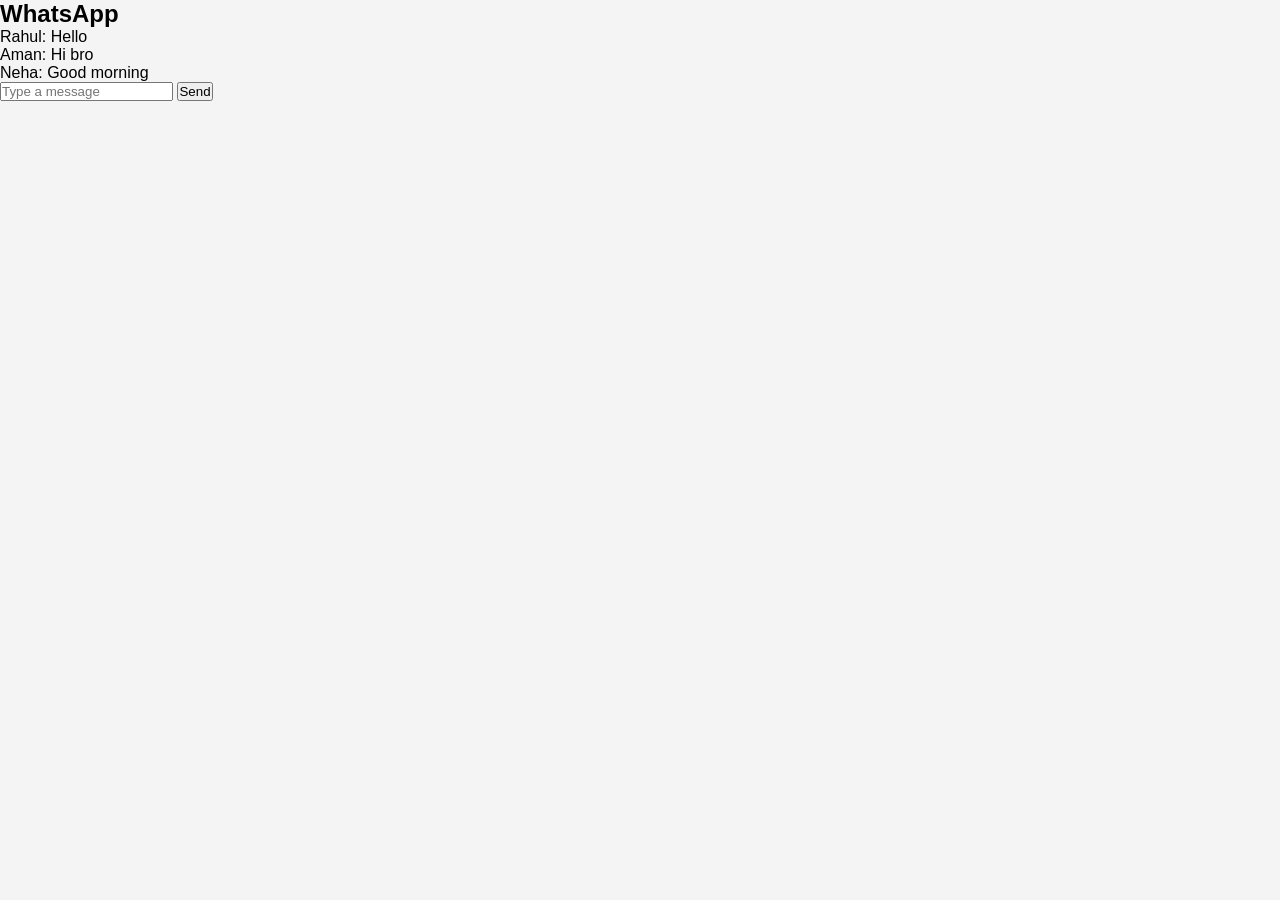
<file: Index.html>
<!DOCTYPE html>
<html>
<head>
  <title>WhatsApp UI</title>
  <link rel="stylesheet" href="style.css">
</head>
<body>

<div class="app">

  <div class="header">
    <h2>WhatsApp</h2>
  </div>

  <div class="chat-list">
    <div class="chat">Rahul: Hello</div>
    <div class="chat">Aman: Hi bro</div>
    <div class="chat">Neha: Good morning</div>
  </div>

  <div class="footer">
    <input type="text" placeholder="Type a message">
    <button>Send</button>
  </div>

</div>

</body>
</html>
</file>
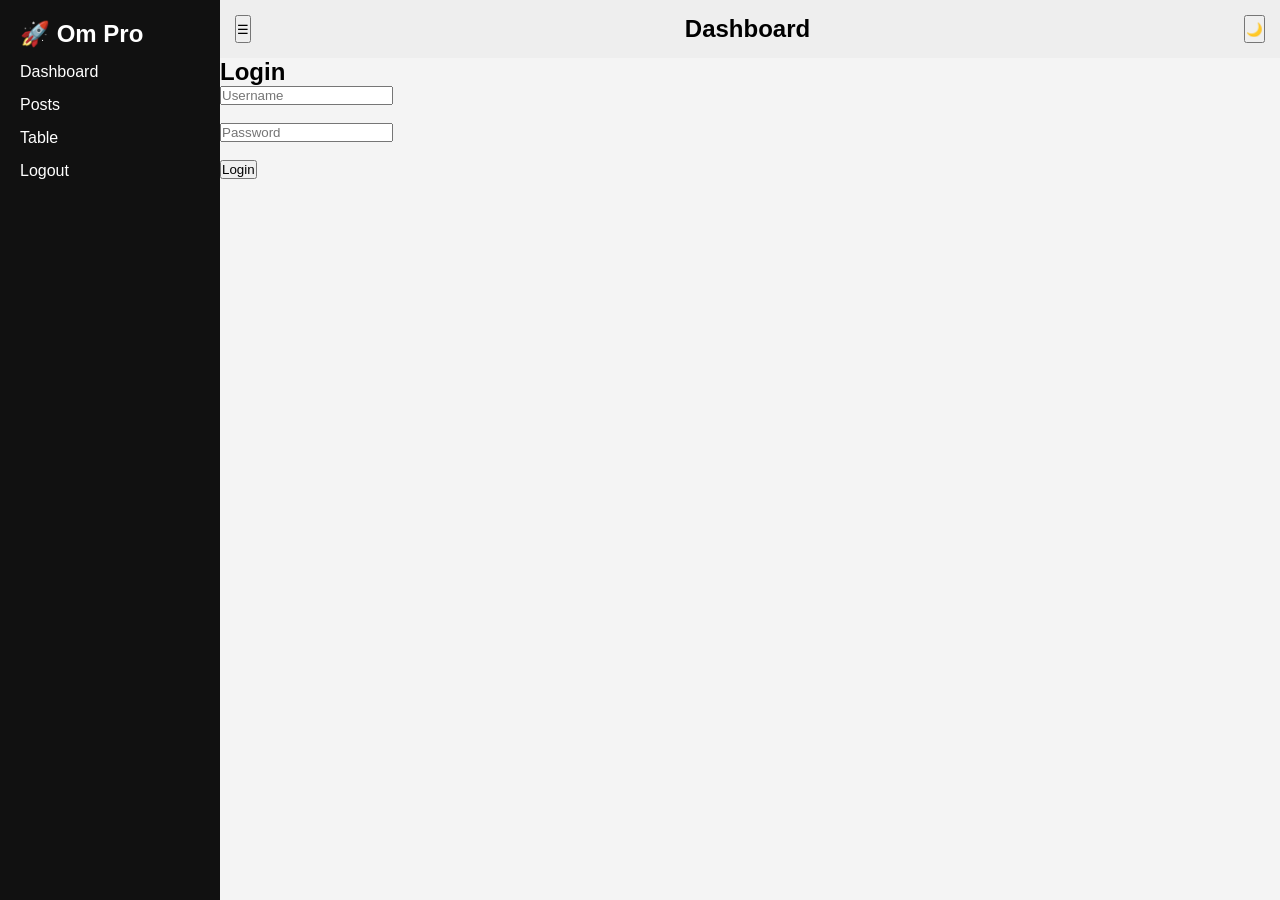
<file: index.html>
<!DOCTYPE html>
<html lang="en">
<head>
<meta charset="UTF-8">
<meta name="viewport" content="width=device-width, initial-scale=1.0">
<title>Om Pro </title>
  <meta name="google-site-verification" content="SIyi6jhs7rCPfWUsPHfxfEFWW_gHCr5W9z0pE-DpUOo" />
<link rel="stylesheet" href="style.css">
</head>
<body>

<!-- SIDEBAR -->
<aside id="sidebar">
  <h2>🚀 Om Pro</h2>
  <a onclick="showSection('dashboard')">Dashboard</a>
  <a onclick="showSection('posts')">Posts</a>
  <a onclick="showSection('table')">Table</a>
  <a onclick="logout()">Logout</a>
</aside>

<!-- MAIN -->
<div id="main">

<header>
  <button onclick="toggleMenu()">☰</button>
  <h2>Dashboard</h2>
  <button onclick="toggleDarkMode()">🌙</button>
</header>

<!-- LOGIN -->
<div id="loginBox" class="center">
  <h2>Login</h2>
  <input id="user" placeholder="Username"><br><br>
  <input id="pass" type="password" placeholder="Password"><br><br>
  <button onclick="login()">Login</button>
  <p id="msg"></p>
</div>

<!-- DASHBOARD -->
<section id="dashboard" class="section">
  <div class="cards">
    <div class="card">Users: 120</div>
    <div class="card">Posts: 80</div>
    <div class="card">Likes: 300</div>
  </div>
</section>

<!-- POSTS -->
<section id="posts" class="section">
  <textarea id="postText" placeholder="Write something..."></textarea>
  <input type="file" id="imageUpload"><br><br>
  <button onclick="addPost()">Post</button>
  <input id="search" placeholder="Search..." onkeyup="searchPosts()">
  <div id="postsContainer"></div>
</section>

<!-- TABLE -->
<section id="table" class="section">
  <input id="name" placeholder="Name">
  <button onclick="addRow()">Add</button>

  <table>
    <thead>
      <tr><th>Name</th><th>Action</th></tr>
    </thead>
    <tbody id="tableData"></tbody>
  </table>
</section>

</div>

<script src="script.js"></script>
</body>
</html>
</file>
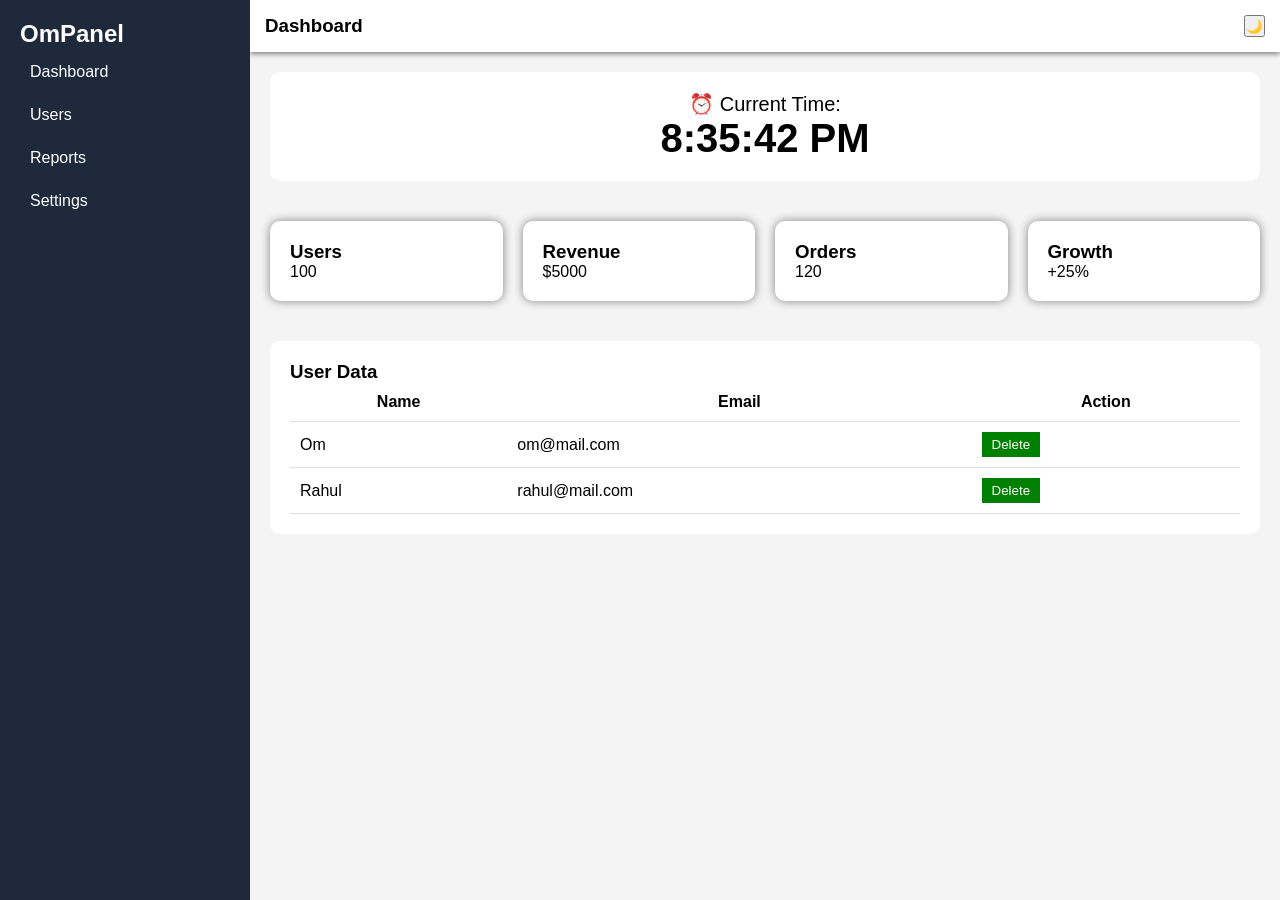
<file: page1.html>
<!DOCTYPE html>
<html>
<head>
  <title>Pro Dashboard</title>

  <style>
    * { margin:0; padding:0; box-sizing:border-box; font-family:Arial; }

    body { display:flex; background:#f4f4f4; }

    .sidebar {
      width:250px;
      height:100vh;
      background:#1e293b;
      color:white;
      padding:20px;
      position:fixed;
    }

    .sidebar a {
      display:block;
      padding:10px;
      color:white;
      text-decoration:none;
      margin:5px 0;
    }

    .sidebar a:hover {
      background:#334155;
      border-radius:5px;
    }

    .main {
      margin-left:250px;
      width:100%;
    }

    .header {
      background:white;
      padding:15px;
      display:flex;
      justify-content:space-between;
      box-shadow:0 2px 5px gray;
    }

    .cards {
      display:grid;
      grid-template-columns: repeat(auto-fit, minmax(200px,1fr));
      gap:20px;
      padding:20px;
    }

    .card {
      background:white;
      padding:20px;
      border-radius:10px;
      box-shadow:0 0 10px gray;
    }

    .table-box {
      margin:20px;
      background:white;
      padding:20px;
      border-radius:10px;
    }

    table {
      width:100%;
      border-collapse: collapse;
    }

    th, td {
      padding:10px;
      border-bottom:1px solid #ddd;
    }

    .btn {
      padding:5px 10px;
      border:none;
      background:green;
      color:white;
      cursor:pointer;
    }

    /* TIME BOX */
    .time-box {
      margin:20px;
      background:white;
      padding:20px;
      border-radius:10px;
      text-align:center;
      font-size:20px;
    }

  </style>
</head>

<body>

<!-- SIDEBAR -->
<div class="sidebar">
  <h2>OmPanel</h2>
  <a href="#">Dashboard</a>
  <a href="#">Users</a>
  <a href="#">Reports</a>
  <a href="#">Settings</a>
</div>

<!-- MAIN -->
<div class="main">

  <!-- HEADER -->
  <div class="header">
    <h3>Dashboard</h3>
    <button onclick="toggleDark()">🌙</button>
  </div>

  <!-- TIME -->
  <div class="time-box">
    ⏰ Current Time:
    <h1 id="time"></h1>
  </div>

  <!-- CARDS -->
  <div class="cards">
    <div class="card"><h3>Users</h3><p>100</p></div>
    <div class="card"><h3>Revenue</h3><p>$5000</p></div>
    <div class="card"><h3>Orders</h3><p>120</p></div>
    <div class="card"><h3>Growth</h3><p>+25%</p></div>
  </div>

  <!-- TABLE -->
  <div class="table-box">
    <h3>User Data</h3>

    <table>
      <tr>
        <th>Name</th>
        <th>Email</th>
        <th>Action</th>
      </tr>

      <tr>
        <td>Om</td>
        <td>om@mail.com</td>
        <td><button class="btn" onclick="deleteRow(this)">Delete</button></td>
      </tr>

      <tr>
        <td>Rahul</td>
        <td>rahul@mail.com</td>
        <td><button class="btn" onclick="deleteRow(this)">Delete</button></td>
      </tr>
    </table>

  </div>

</div>

<script>

// DELETE ROW
function deleteRow(btn) {
  btn.parentElement.parentElement.remove();
}

// DARK MODE
function toggleDark() {
  document.body.style.background =
    document.body.style.background === "black" ? "#f4f4f4" : "black";
}

// TIME
setInterval(()=>{
  document.getElementById("time").innerText =
    new Date().toLocaleTimeString();
},1000);

</script>

</body>
</html>
</file>
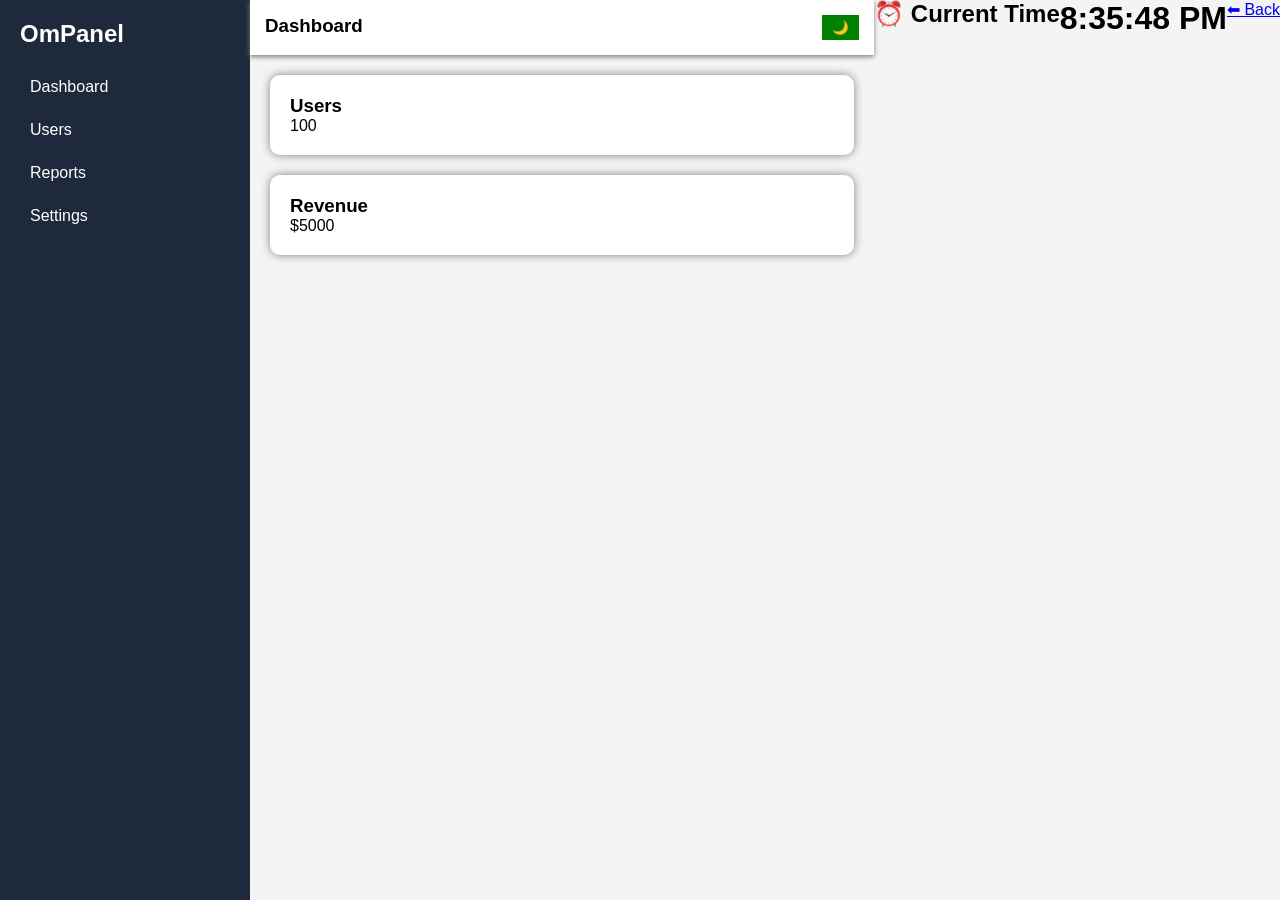
<file: page2.html>
<!DOCTYPE html>
<html>
<head>
  <title>SPA Dashboard</title>

  <style>
    * { margin:0; padding:0; box-sizing:border-box; font-family:Arial; }

    body { display:flex; background:#f4f4f4; }

    /* SIDEBAR */
    .sidebar {
      width:250px;
      height:100vh;
      background:#1e293b;
      color:white;
      padding:20px;
    }

    .sidebar h2 { margin-bottom:20px; }

    .sidebar a {
      display:block;
      padding:10px;
      color:white;
      text-decoration:none;
      margin:5px 0;
      cursor:pointer;
    }

    .sidebar a:hover {
      background:#334155;
      border-radius:5px;
    }

    /* MAIN */
    .main {
      flex:1;
    }

    /* HEADER */
    .header {
      background:white;
      padding:15px;
      display:flex;
      justify-content:space-between;
      box-shadow:0 2px 5px gray;
    }

    /* CONTENT */
    .content {
      padding:20px;
    }

    .card {
      background:white;
      padding:20px;
      border-radius:10px;
      box-shadow:0 0 10px gray;
      margin-bottom:20px;
    }

    table {
      width:100%;
      border-collapse:collapse;
    }

    th, td {
      padding:10px;
      border-bottom:1px solid #ddd;
    }

    button {
      padding:5px 10px;
      background:green;
      color:white;
      border:none;
      cursor:pointer;
    }

    @media(max-width:768px){
      .sidebar { display:none; }
    }

  </style>
</head>

<body>

<!-- SIDEBAR -->
<div class="sidebar">
  <h2>OmPanel</h2>
  <a onclick="loadPage('dashboard')">Dashboard</a>
  <a onclick="loadPage('users')">Users</a>
  <a onclick="loadPage('reports')">Reports</a>
  <a onclick="loadPage('settings')">Settings</a>
</div>

<!-- MAIN -->
<div class="main">

  <div class="header">
    <h3 id="title">Dashboard</h3>
    <button onclick="toggleDark()">🌙</button>
  </div>

  <div class="content" id="content">
    <!-- Dynamic content yaha load hoga -->
  </div>

</div>

<script>

// LOAD PAGE FUNCTION (SPA CORE)
function loadPage(page) {
  let content = document.getElementById("content");
  let title = document.getElementById("title");

  if (page === "dashboard") {
    title.innerText = "Dashboard";
    content.innerHTML = `
      <div class="card"><h3>Users</h3><p>100</p></div>
      <div class="card"><h3>Revenue</h3><p>$5000</p></div>
    `;
  }

  if (page === "users") {
    title.innerText = "Users";
    content.innerHTML = `
      <div class="card">
        <h3>User List</h3>
        <table>
          <tr><th>Name</th><th>Action</th></tr>
          <tr><td>Om</td><td><button onclick="deleteRow(this)">Delete</button></td></tr>
          <tr><td>Rahul</td><td><button onclick="deleteRow(this)">Delete</button></td></tr>
        </table>
      </div>
    `;
  }

  if (page === "reports") {
    title.innerText = "Reports";
    content.innerHTML = `
      <div class="card"><h3>Reports Section</h3><p>Analytics data here</p></div>
    `;
  }

  if (page === "settings") {
    title.innerText = "Settings";
    content.innerHTML = `
      <div class="card"><h3>Settings</h3><p>Profile, Security</p></div>
    `;
  }
}

// DELETE ROW
function deleteRow(btn) {
  btn.parentElement.parentElement.remove();
}

// DARK MODE
function toggleDark() {
  document.body.classList.toggle("dark");
}

// DEFAULT LOAD
loadPage("dashboard");

</script>




<h2>⏰ Current Time</h2>
<h1 id="time"></h1>
<a href="index.html">⬅ Back</a>

<script>
setInterval(()=>{
  document.getElementById("time").innerText = new Date().toLocaleTimeString();
},1000);
</script>


  
</body>
</html>
</file>
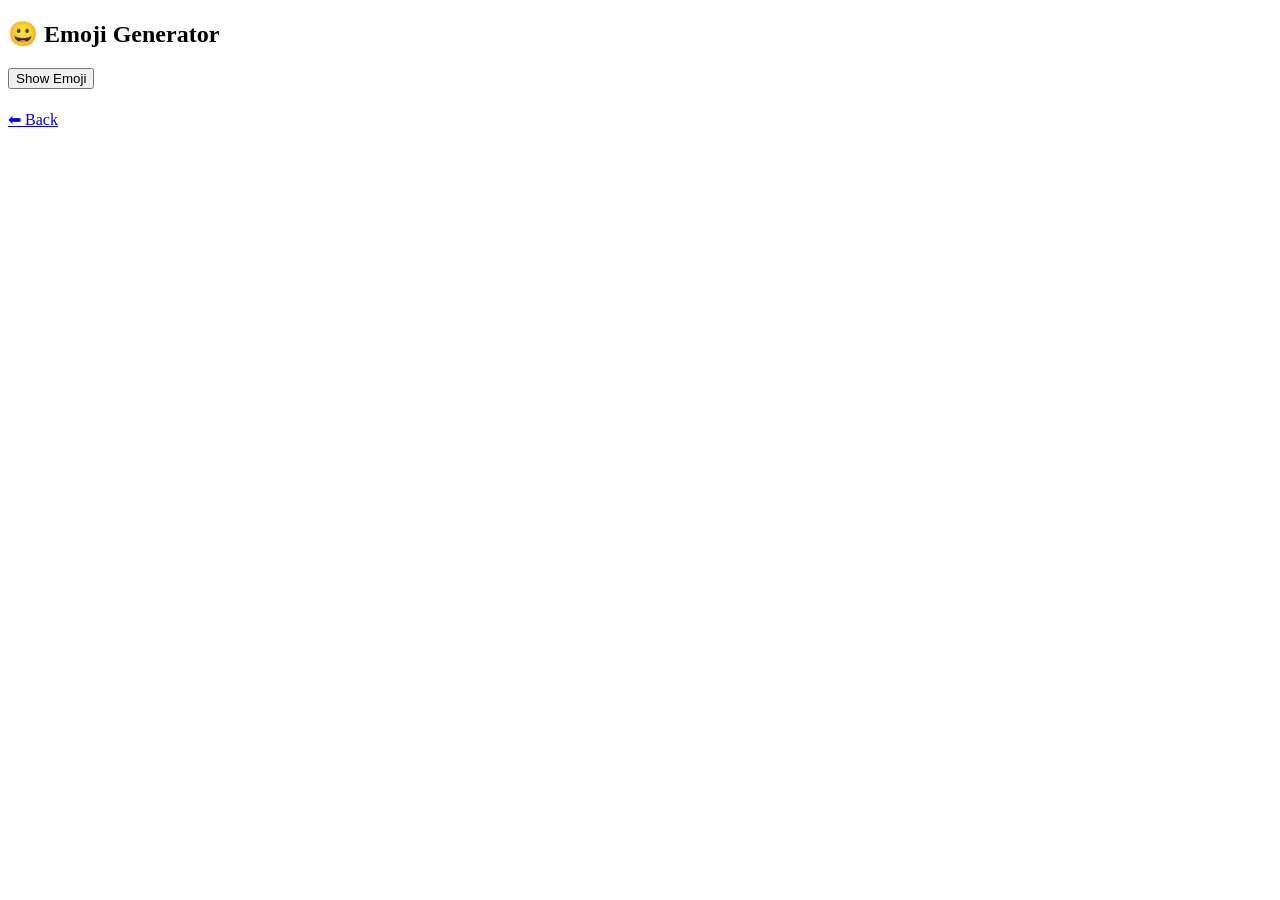
<file: page4.html>
<!DOCTYPE html>
<html>
<body>

<h2>😀 Emoji Generator</h2>

<button onclick="emoji()">Show Emoji</button>
<h1 id="e"></h1>

<a href="index.html">⬅ Back</a>

<script>
function emoji(){
  let arr=["😀","😂","😍","😎","🔥"];
  document.getElementById("e").innerText = arr[Math.floor(Math.random()*arr.length)];
}
</script>

</body>
</html>
</file>
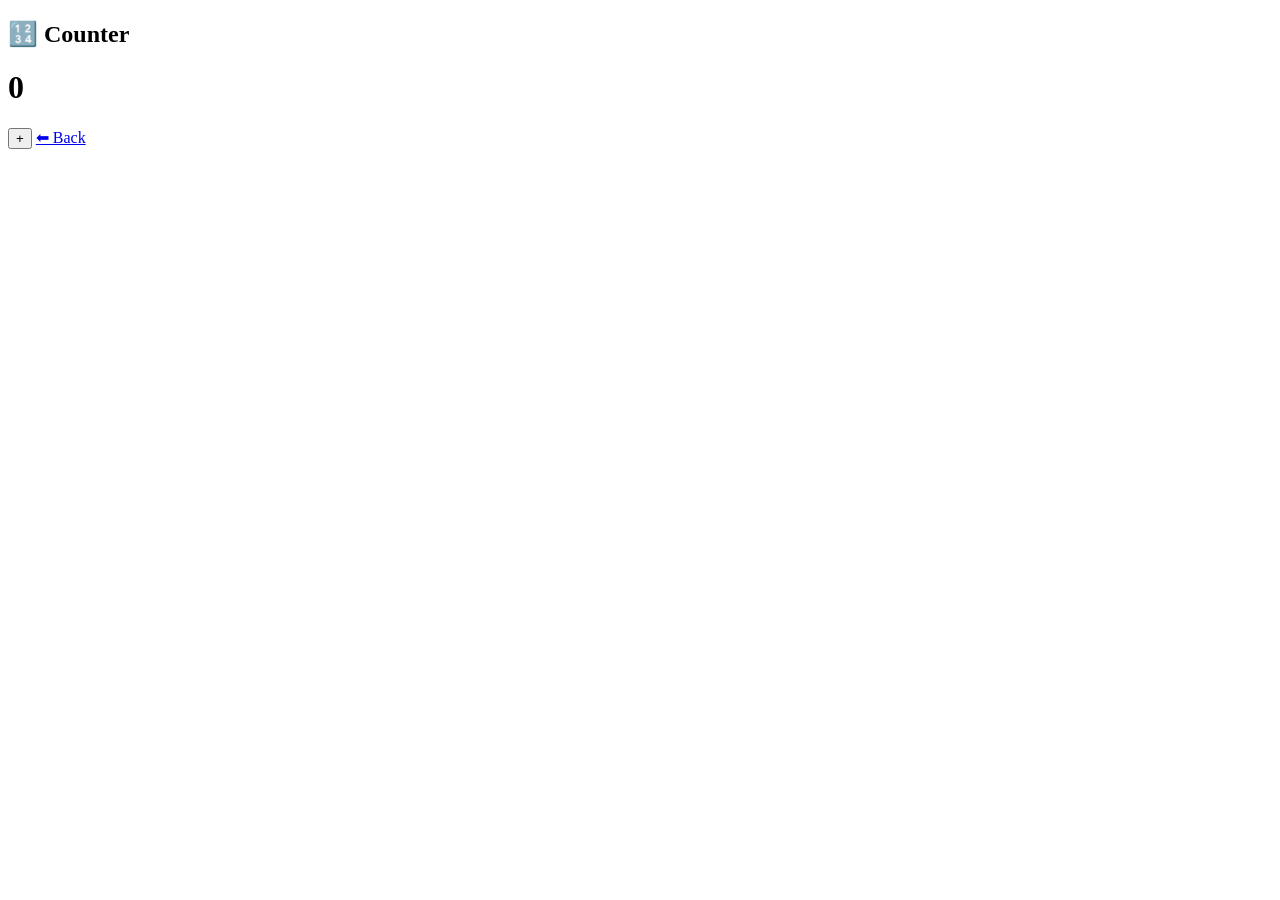
<file: page6.html>
<!DOCTYPE html>
<html>
<body>

<h2>🔢 Counter</h2>
<h1 id="c">0</h1>
<button onclick="inc()">+</button>

<a href="index.html">⬅ Back</a>

<script>
let i=0;
function inc(){
  i++;
  document.getElementById("c").innerText=i;
}
</script>

</body>
</html>
</file>
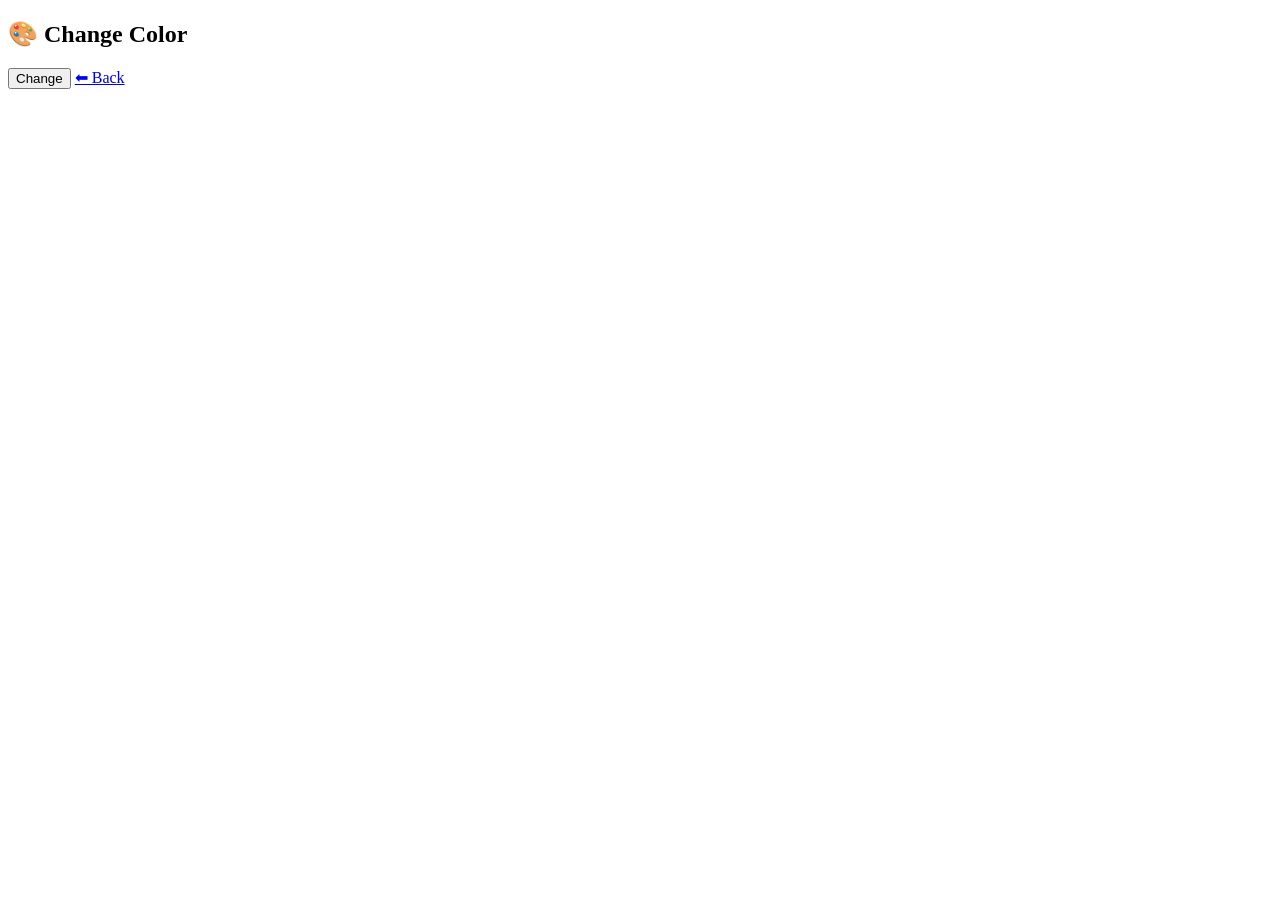
<file: page7.html>
<!DOCTYPE html>
<html>
<body>

<h2>🎨 Change Color</h2>
<button onclick="color()">Change</button>

<a href="index.html">⬅ Back</a>

<script>
function color(){
  document.body.style.background = 
    "rgb("+Math.random()*255+","+Math.random()*255+","+Math.random()*255+")";
}
</script>

</body>
</html>
</file>
<file: style.css>
* {
  margin: 0;
  padding: 0;
  box-sizing: border-box;
  font-family: sans-serif;
}

body {
  display: flex;
  background: #f4f4f4;
}

/* SIDEBAR */
#sidebar {
  width: 220px;
  background: #111;
  color: white;
  height: 100vh;
  padding: 20px;
}

#sidebar a {
  display: block;
  margin: 15px 0;
  cursor: pointer;
  color: white;
}

/* MAIN */
#main {
  flex: 1;
}

/* HEADER */
header {
  display: flex;
  justify-content: space-between;
  padding: 15px;
  background: #eee;
}

/* SECTIONS */
.section {
  display: none;
  padding: 20px;
}

/* CARDS */
.cards {
  display: flex;
  gap: 15px;
}

.card {
  background: white;
  padding: 20px;
  border-radius: 10px;
}

/* POST */
.post {
  background: #fff;
  padding: 10px;
  margin: 10px 0;
  border-radius: 8px;
}

/* TABLE */
table {
  width: 100%;
  margin-top: 10px;
  background: white;
}

table th, table td {
  padding: 10px;
  border: 1px solid #ddd;
}

/* DARK MODE */
.dark {
  background: #1e1e1e;
  color: white;
}
</file>
